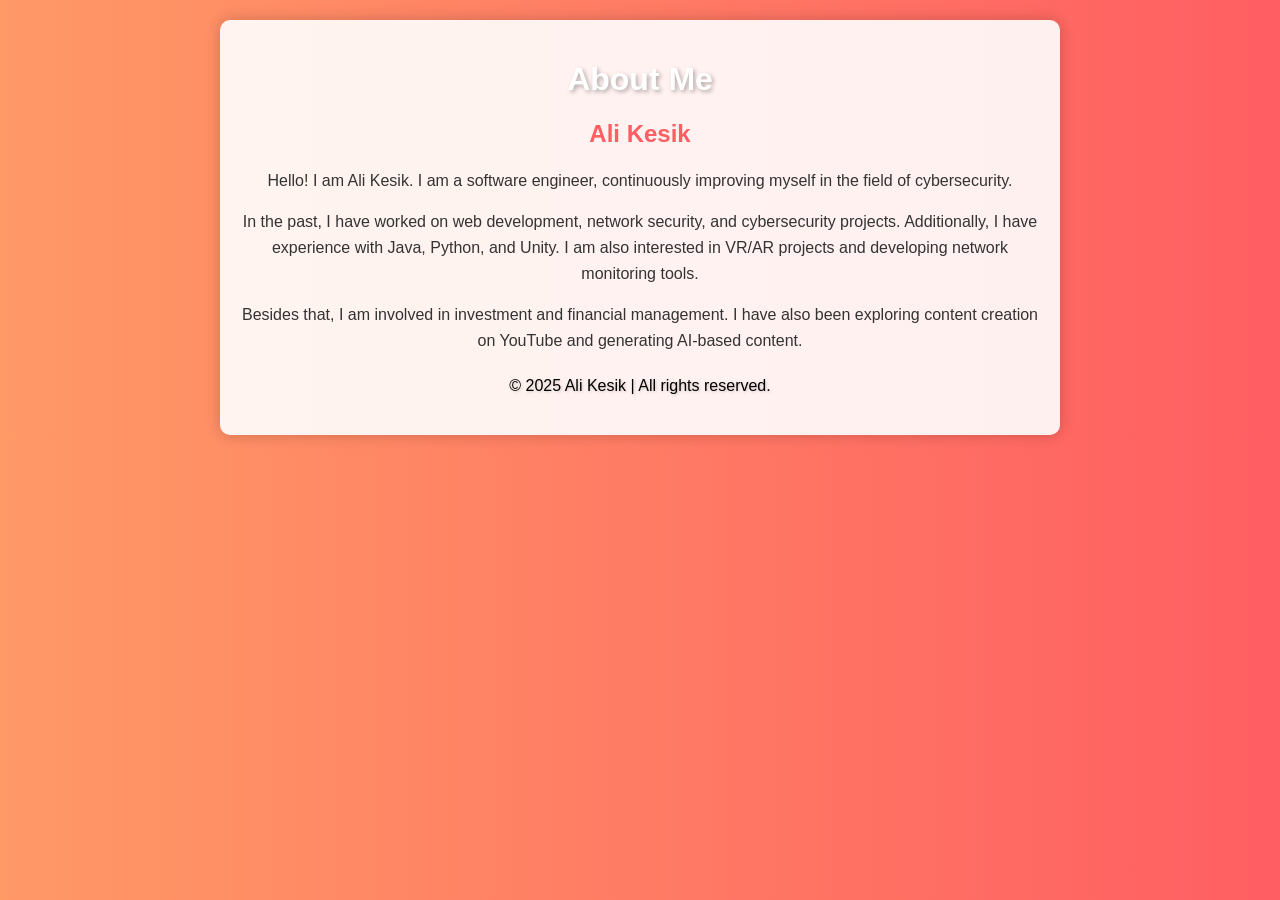
<file: index.html>
<!DOCTYPE html>
<html lang="en">
<head>
    <meta charset="UTF-8">
    <meta name="viewport" content="width=device-width, initial-scale=1.0">
    <title>About Me - Ali Kesik</title>
    <style>
        body {
            font-family: Arial, sans-serif;
            margin: 0;
            padding: 0;
            background: linear-gradient(to right, #ff9966, #ff5e62);
            text-align: center;
            color: white;
        }
        .container {
            max-width: 800px;
            margin: auto;
            background: rgba(255, 255, 255, 0.9);
            padding: 20px;
            box-shadow: 0 0 15px rgba(0, 0, 0, 0.2);
            border-radius: 10px;
            margin-top: 20px;
            color: #333;
        }
        .profile-pic {
            width: 150px;
            height: 150px;
            border-radius: 50%;
            margin-bottom: 15px;
            border: 4px solid #ff5e62;
        }
        header h1 {
            color: #fff;
            text-shadow: 2px 2px 4px rgba(0, 0, 0, 0.3);
        }
        h2 {
            color: #ff5e62;
        }
        footer {
            margin-top: 20px;
            font-size: 14px;
            color: #000000;
            text-shadow: 1px 1px 3px rgba(0, 0, 0, 0.2);
        }
        p {
            font-size: 16px;
            line-height: 1.6;
        }
    </style>
</head>
<body>
    <div class="container">
        <header>
            <h1>About Me</h1>
        </header>
        <section class="profile">
          
            <h2>Ali Kesik</h2>
            <p>Hello! I am Ali Kesik. I am a software engineer, continuously improving myself in the field of cybersecurity.</p>
            <p>In the past, I have worked on web development, network security, and cybersecurity projects. Additionally, I have experience with Java, Python, and Unity. I am also interested in VR/AR projects and developing network monitoring tools.</p>
            <p>Besides that, I am involved in investment and financial management. I have also been exploring content creation on YouTube and generating AI-based content.</p>
        </section>
        <footer>
            <p>&copy; 2025 Ali Kesik | All rights reserved.</p>
        </footer>
    </div>
</body>
</html>
</file>
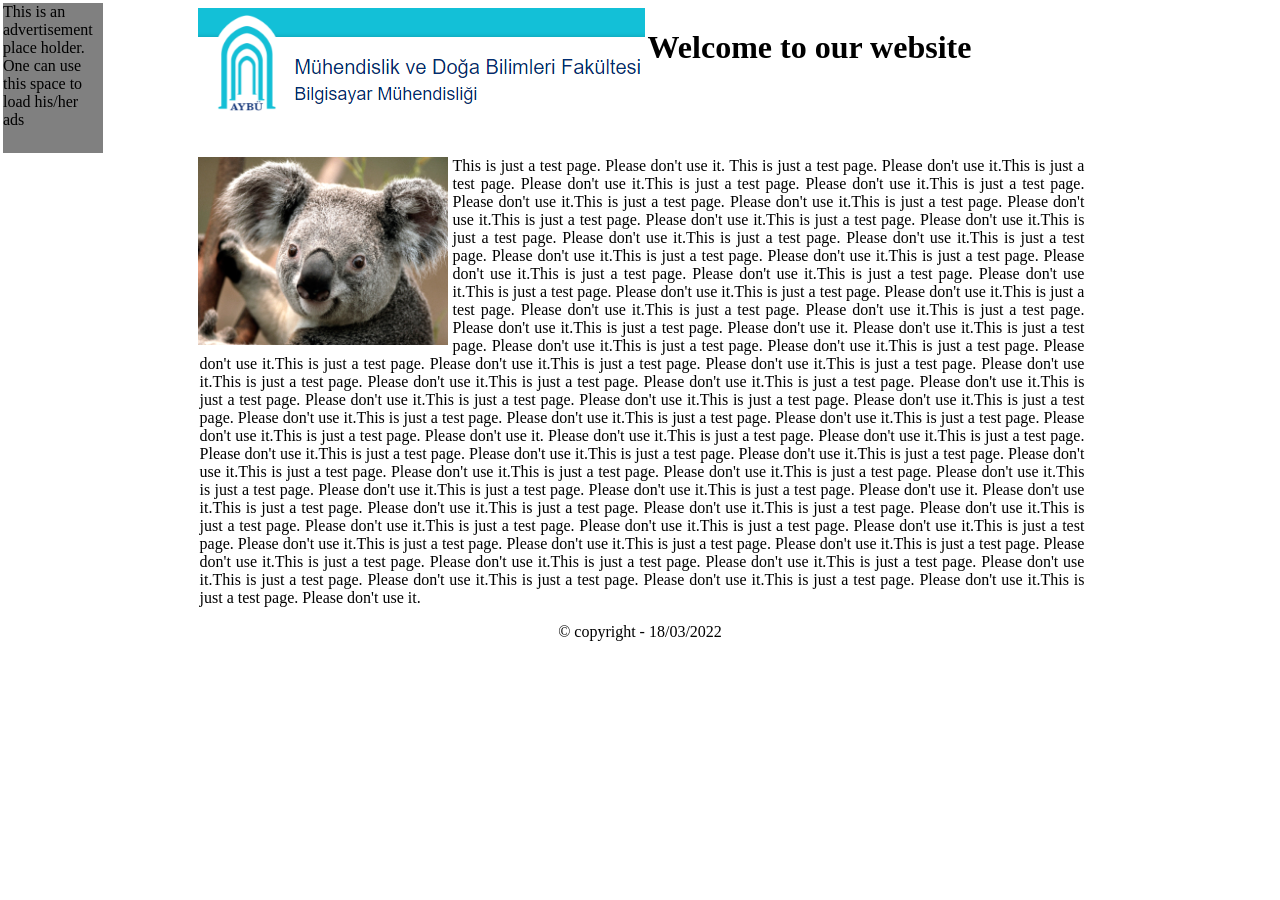
<file: Activity4/index.html>
<!DOCTYPE html>
<html>
<head>
	<title>Activity4 - Page Layout</title>
	<link rel="stylesheet" type="text/css" href="keskin-kesik.css">
</head>
<body>

<div class="header">
	<div class="logo">
		<img src="griffen.jpg"  alt="image"/>
	</div>
	<div class="title">
		<h1>Welcome to our website</h1>
	</div>
</div>
<div class="content">
	<div class="image" >
		<img id="koala" src="images.jpg" alt="image" />
	</div>
	<div class="main">
		This is just a test page. Please don't use it.
		This is just a test page. Please don't use it.This is just a test page.
		Please don't use it.This is just a test page. Please don't use it.This is just a test page.
		Please don't use it.This is just a test page. Please don't use it.This is just a test page.
		Please don't use it.This is just a test page. Please don't use it.This is just a test page.
		Please don't use it.This is just a test page. Please don't use it.This is just a test page. 
		Please don't use it.This is just a test page. Please don't use it.This is just a test page. 
		Please don't use it.This is just a test page. Please don't use it.This is just a test page. 
		Please don't use it.This is just a test page. Please don't use it.This is just a test page. 
		Please don't use it.This is just a test page. Please don't use it.This is just a test page.
		Please don't use it.This is just a test page. Please don't use it.This is just a test page.
		Please don't use it.This is just a test page. Please don't use it.
		Please don't use it.This is just a test page. Please don't use it.This is just a test page.
		Please don't use it.This is just a test page. Please don't use it.This is just a test page.
		Please don't use it.This is just a test page. Please don't use it.This is just a test page. 
		Please don't use it.This is just a test page. Please don't use it.This is just a test page. 
		Please don't use it.This is just a test page. Please don't use it.This is just a test page. 
		Please don't use it.This is just a test page. Please don't use it.This is just a test page. 
		Please don't use it.This is just a test page. Please don't use it.This is just a test page.
		Please don't use it.This is just a test page. Please don't use it.This is just a test page.
		Please don't use it.This is just a test page. Please don't use it.	Please don't use it.This is just a test page. Please don't use it.This is just a test page. 
		Please don't use it.This is just a test page. Please don't use it.This is just a test page. 
		Please don't use it.This is just a test page. Please don't use it.This is just a test page. 
		Please don't use it.This is just a test page. Please don't use it.This is just a test page.
		Please don't use it.This is just a test page. Please don't use it.This is just a test page.
		Please don't use it.This is just a test page. Please don't use it.
		Please don't use it.This is just a test page. Please don't use it.This is just a test page.
		Please don't use it.This is just a test page. Please don't use it.This is just a test page.
		Please don't use it.This is just a test page. Please don't use it.This is just a test page. 
		Please don't use it.This is just a test page. Please don't use it.This is just a test page. 
		Please don't use it.This is just a test page. Please don't use it.This is just a test page. 
		Please don't use it.This is just a test page. Please don't use it.This is just a test page. 
		Please don't use it.This is just a test page. Please don't use it.This is just a test page.
		Please don't use it.This is just a test page. Please don't use it.This is just a test page.
		Please don't use it.This is just a test page. Please don't use it.
	</div>
	
</div>
<div class="head">
	<p> &copy; copyright - 18/03/2022</p>
</div>
<div class="advertisement" >
	This is an advertisement place holder. One can use this space to load his/her ads
</div>


</body>
</html>
</file>
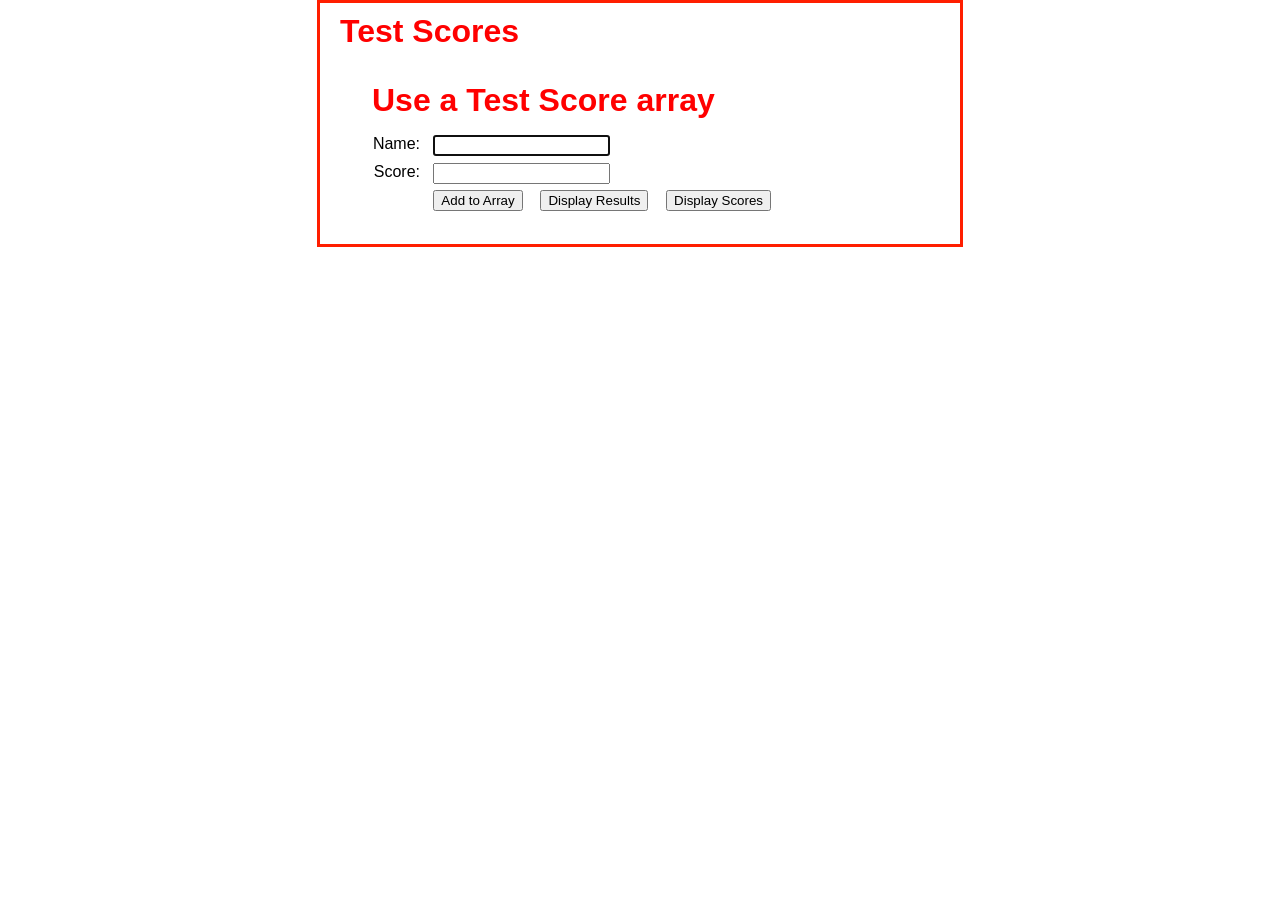
<file: Activity8/index.html>
<!DOCTYPE html>

<html lang="en">
	<head>
		<meta charset="utf-8">
		<title>Test Score Array</title>
		<link rel="stylesheet" href="kesikkeskin.css" />
		<script src="kesikkeskin.js"></script>
	</head>
<body>
    <header>
		<h1>Test Scores</h1>	
		<!-- For people who don't have JavaScript enabled-->
		<noscript>This web page requires JavaScript to be enabled on your browser.</noscript>
	</header>

	<main>
		<h1>Use a Test Score array</h1>
		
		<label for="name">Name:</label>
		<input type="text" id="name"><br>
			
		<label for="score">Score:</label>
		<input type="text" id="score"><br>
		
		<label>&nbsp;</label>
		<input type="button" id="add" value="Add to Array" >
		<input type="button" id="display_results" value="Display Results" >
		<input type="button" id="display_scores" value="Display Scores" ><br>
		
		<div id="results"></div>
		<table id="scores_table"></table>
	</main>
	
	

</body>
</html>
</file>
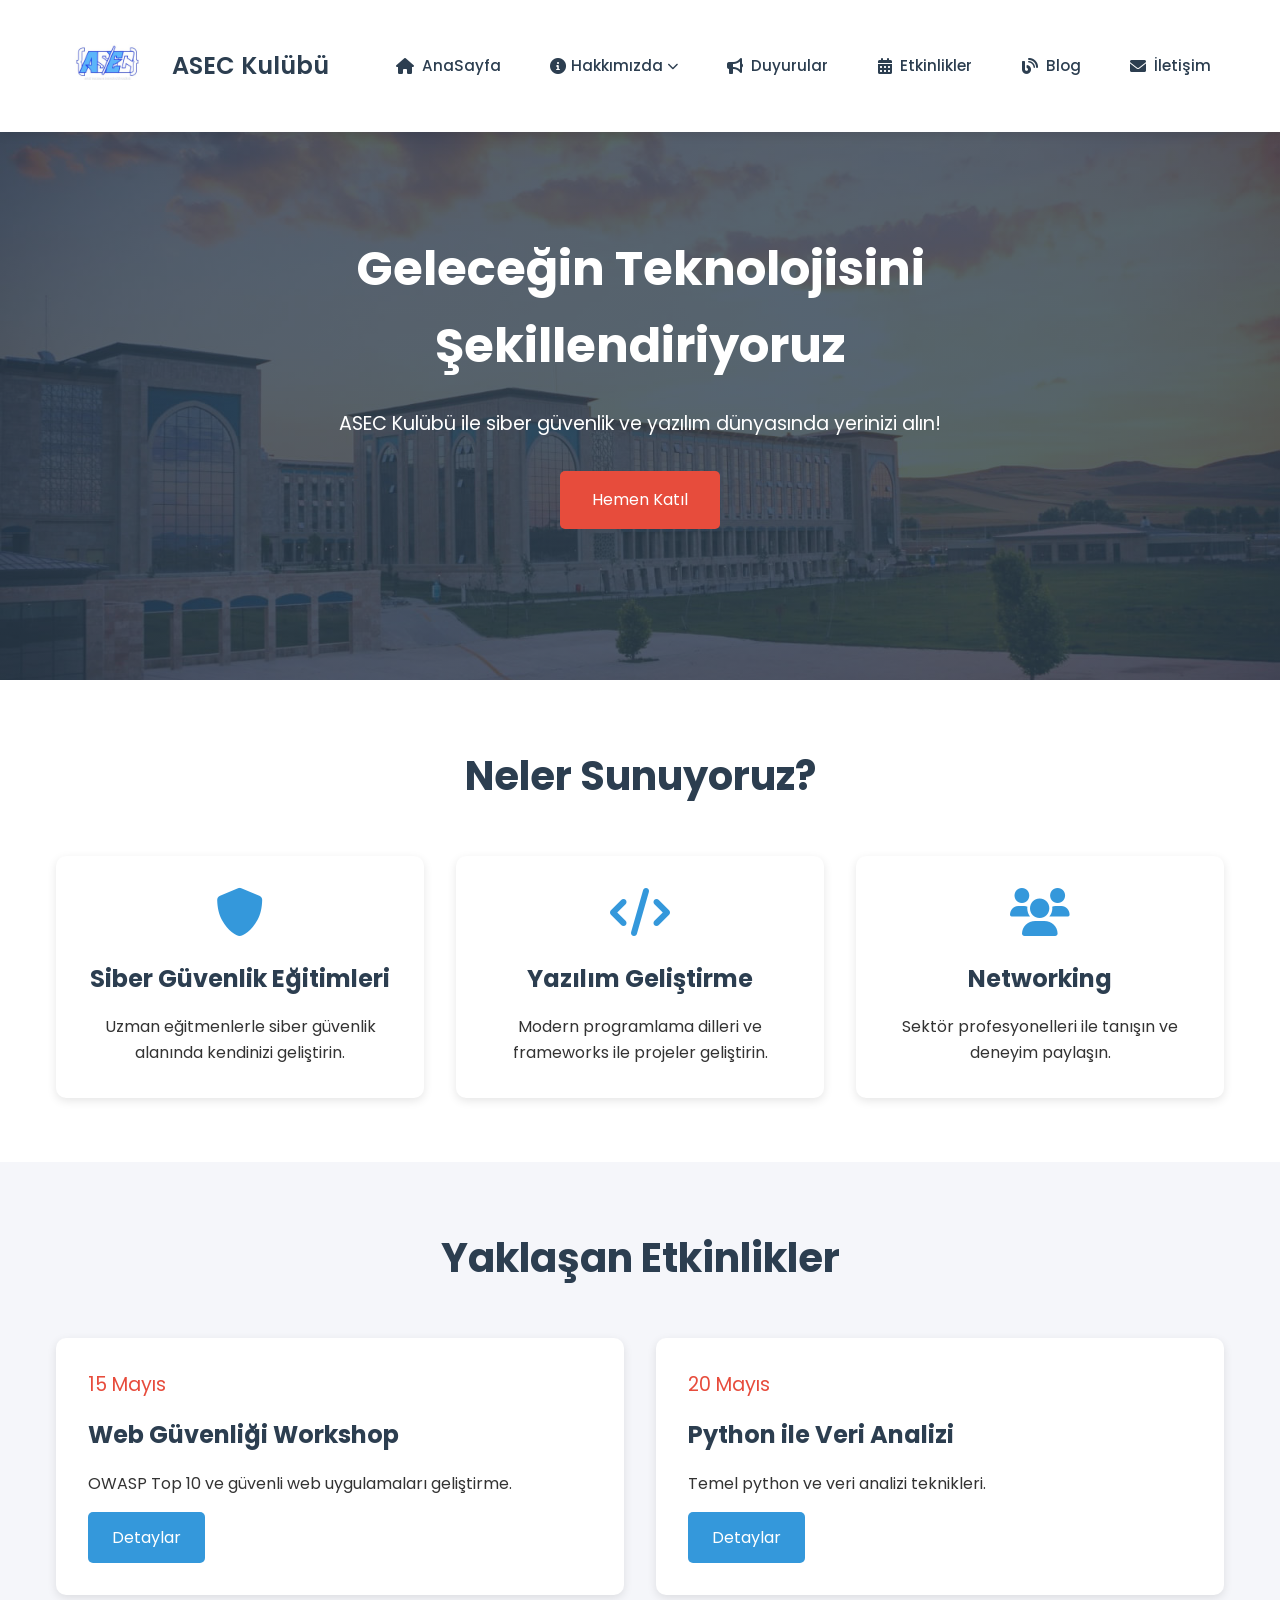
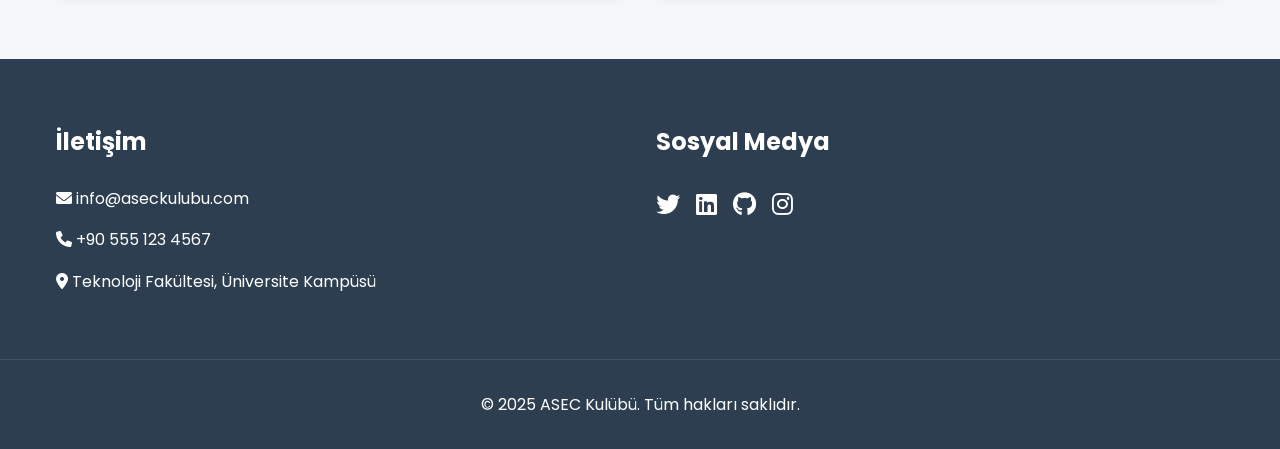
<file: asecweb/index.html>
<!DOCTYPE html>
<html lang="tr">
<head>
    <meta charset="UTF-8">
    <meta name="viewport" content="width=device-width, initial-scale=1.0">
    <title>ASEC Kulübü - Siber Güvenlik ve Yazılım Topluluğu</title>
    <link rel="stylesheet" href="style.css">
    <link rel="stylesheet" href="https://cdnjs.cloudflare.com/ajax/libs/font-awesome/6.0.0/css/all.min.css">
    <link href="https://fonts.googleapis.com/css2?family=Poppins:wght@300;400;500;600;700&display=swap" rel="stylesheet">
</head>
<body>
    <header>
        <div class="header-container">
            <div class="logo">
                <img src="fotograflar/logo.jpg" alt="ASEC Logo">
                <h1>ASEC Kulübü</h1>
            </div>
            <!--navbar-->
            <nav>
                <div class="mobile-menu">
                    <i class="fas fa-bars"></i>
                </div>
                <ul class="nav-links">
    <li><a href="index.html"><i class="fas fa-home"></i>AnaSayfa</a></li>
    <li class="dropdown">
        <a href="#"><i class="fas fa-info-circle"></i> Hakkımızda <i class="fas fa-chevron-down"></i></a>
        <ul class="dropdown-menu">
            <li><a href="hakkimizda.html">Kulüp Hakkında</a></li>
            <li><a href="takimlar.html"><i class="fas fa-users"></i> Takımlar</a></li>
            <li><a href="galeri.html"><i class="fas fa-images"></i> Galeri</a></li>
        </ul>
    </li>
    <li><a href="duyurular.html"><i class="fas fa-bullhorn"></i> Duyurular</a></li>
    <li><a href="etkinlikler.html"><i class="fas fa-calendar-alt"></i> Etkinlikler</a></li>
    <li><a href="blog.html"><i class="fas fa-blog"></i> Blog</a></li>
    <li><a href="iletisim.html"><i class="fas fa-envelope"></i> İletişim</a></li>
</ul>
            </nav>
        </div>
    </header>
    
    <main>
        <section class="hero">
            <div class="hero-content">
                <h2>Geleceğin Teknolojisini Şekillendiriyoruz</h2>
                <p>ASEC Kulübü ile siber güvenlik ve yazılım dünyasında yerinizi alın!</p>
                <a href="kayit.html" class="cta-button">Hemen Katıl</a>
            </div>
        </section>
        <!--neler sunuyoruz kısmı-->
        <section class="features">
            <h2>Neler Sunuyoruz?</h2>
            <div class="features-grid">
                <div class="feature-card">
                    <i class="fas fa-shield-alt"></i>
                    <h3>Siber Güvenlik Eğitimleri</h3>
                    <p>Uzman eğitmenlerle siber güvenlik alanında kendinizi geliştirin.</p>
                </div>
                <div class="feature-card">
                    <i class="fas fa-code"></i>
                    <h3>Yazılım Geliştirme</h3>
                    <p>Modern programlama dilleri ve frameworks ile projeler geliştirin.</p>
                </div>
                <div class="feature-card">
                    <i class="fas fa-users"></i>
                    <h3>Networking</h3>
                    <p>Sektör profesyonelleri ile tanışın ve deneyim paylaşın.</p>
                </div>
            </div>
        </section>
        <!--yaklaşan etkinlikler-->
        <section class="upcoming-events">
            <h2>Yaklaşan Etkinlikler</h2>
            <div class="events-slider">
                <div class="event-card">
                    <div class="event-date">15 Mayıs</div>
                    <h3>Web Güvenliği Workshop</h3>
                    <p>OWASP Top 10 ve güvenli web uygulamaları geliştirme.</p>
                    <a href="etkinlikler.html" class="event-button">Detaylar</a>
                </div>
                <div class="event-card">
                    <div class="event-date">20 Mayıs</div>
                    <h3>Python ile Veri Analizi</h3>
                    <p>Temel python ve veri analizi teknikleri.</p>
                    <a href="etkinlikler.html" class="event-button">Detaylar</a>
                </div>
            </div>
        </section>
    </main>
    <!--footer-->
    <footer>
        <div class="footer-content">
            <div class="footer-section">
                <h3>İletişim</h3>
                <p><i class="fas fa-envelope"></i> info@aseckulubu.com</p>
                <p><i class="fas fa-phone"></i> +90 555 123 4567</p>
                <p><i class="fas fa-map-marker-alt"></i> Teknoloji Fakültesi, Üniversite Kampüsü</p>
            </div>
            <div class="footer-section">
                <h3>Sosyal Medya</h3>
                <div class="social-links">
                    <a href="#"><i class="fab fa-twitter"></i></a>
                    <a href="#"><i class="fab fa-linkedin"></i></a>
                    <a href="#"><i class="fab fa-github"></i></a>
                    <a href="#"><i class="fab fa-instagram"></i></a>
                </div>
            </div>
        </div>
        <div class="footer-bottom">
            <p>&copy; 2025 ASEC Kulübü. Tüm hakları saklıdır.</p>
        </div>
    </footer>

    <script src="script.js"></script>
</body>
</html>
</file>
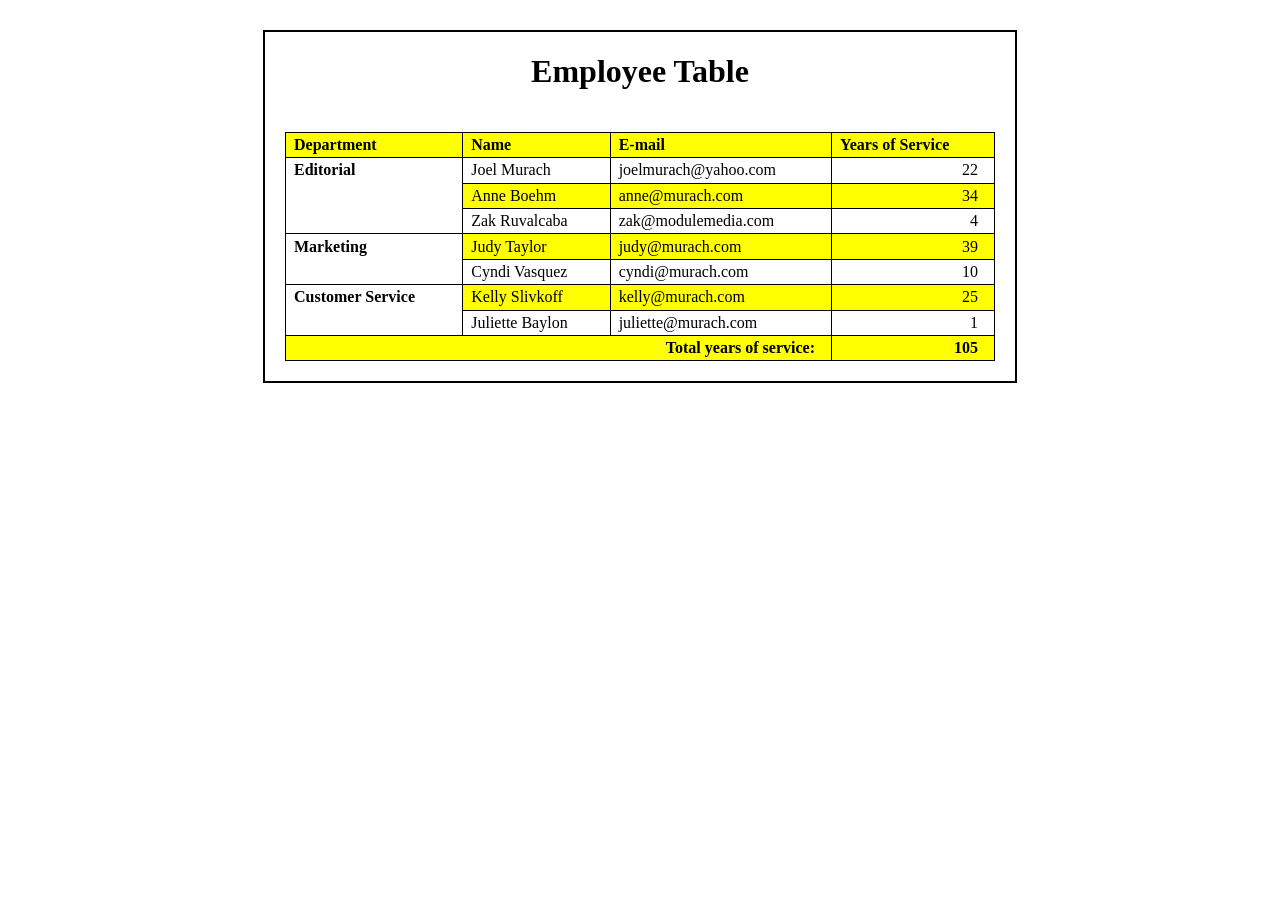
<file: in_class_activity3/index.html>
<!DOCTYPE html>

<html lang="en">
	<head>
		<title>Employee table</title>
		<meta name="description" content="CENG311 Activity">
		<meta charset="UTF-8">
		<link rel="stylesheet" type="text/css" href="CENG311_kesik_tatlı_21050911014_21050911035.css">
	

<body>
	<h1>Employee Table</h1>
	<table>
		<thead>
			<tr>
				<th>Department</th>
				<th>Name</th>
				<th>E-mail</th>
				<th >Years of Service</th>
			</tr>
		</thead>
		<tbody>
			<tr>
				<td rowspan="3" style="font-weight: bold; vertical-align: top;" >Editorial</td>
				<td>Joel Murach</td>
				<td>joelmurach@yahoo.com</td>
				<td class="right">22</td>
			</tr>
			<tr>
				<td>Anne Boehm</td>
				<td>anne@murach.com</td>
				<td class="right">34</td>
			</tr>
			<tr>
				<td>Zak Ruvalcaba</td>
				<td>zak@modulemedia.com</td>
				<td class="right">4</td>
			</tr>
			
			<tr>
				<td rowspan="2" style="background-color: white; font-weight: bold; vertical-align: top">Marketing</td>
				<td>Judy Taylor</td>
				<td>judy@murach.com</td>
				<td class="right">39</td>
			</tr>
			<tr>
				<td>Cyndi Vasquez</td>
				<td>cyndi@murach.com</td>
				<td class="right">10</td>
			</tr>
			<tr>
				<td rowspan="2" style="background-color: white; font-weight: bold; vertical-align: top" >Customer Service</td>
				<td>Kelly Slivkoff</td>
				<td>kelly@murach.com</td>
				<td class="right">25</td>
			</tr>
			<tr>
				<td>Juliette Baylon</td>
				<td>juliette@murach.com</td>
				<td class="right">1</td>
			</tr>
			<tr>
				<td colspan="3" style="font-weight: bold;">
					Total years of service:
				</td>
				<td style="font-weight: bold;">
					105	
				</td>
			</tr>
		</tbody>
		
	</table>

</body>
</html>
</file>
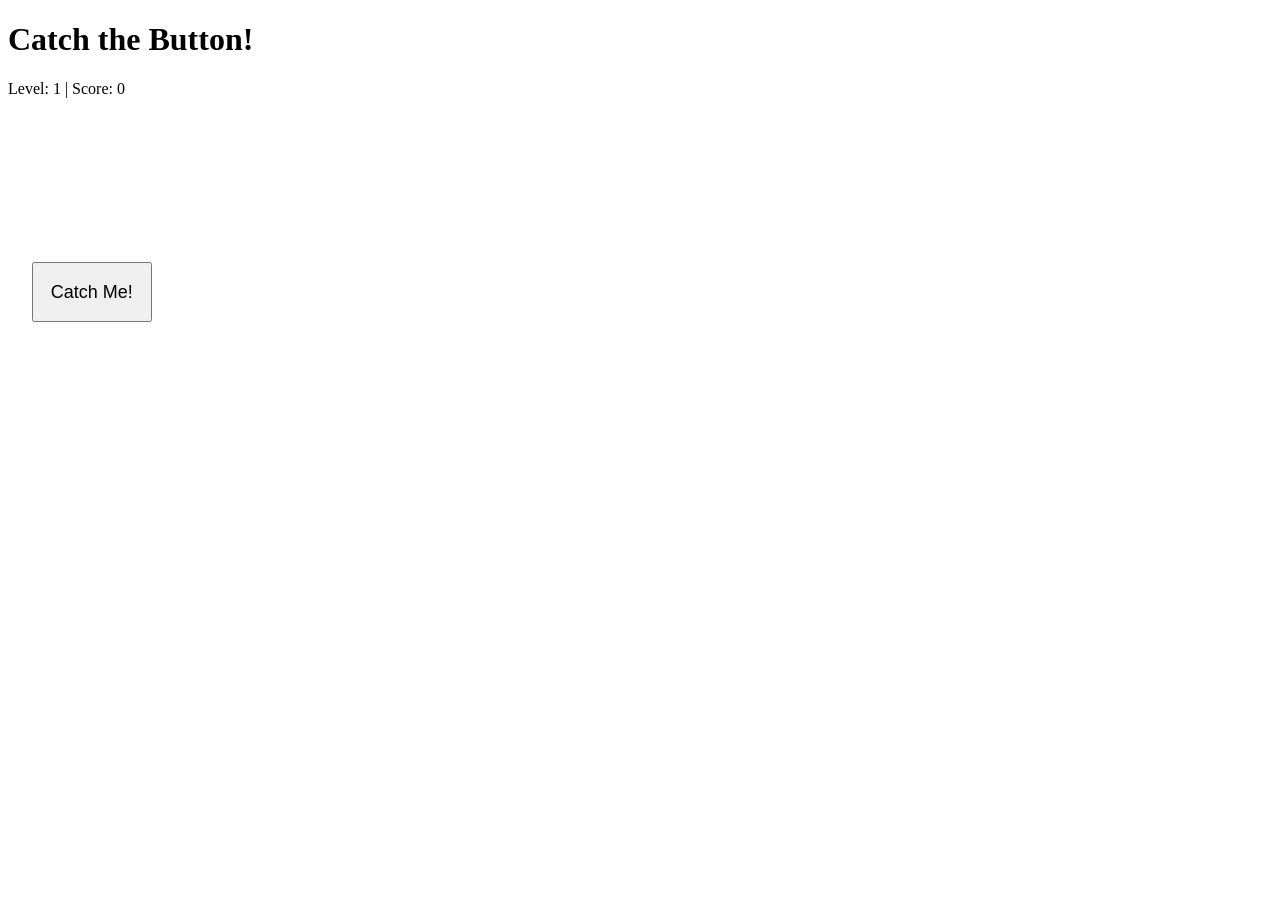
<file: inclassactivity7/index.html>
<!DOCTYPE html>
<html lang="en">
<head>
  <meta charset="UTF-8">
  <title>Catch Me Game</title>
</head>
<body>
  <h1>Catch the Button!</h1>
  <p>Level: <span id="level">1</span> | Score: <span id="score">0</span></p>
  <button id="catchMe" style="position: absolute; width:120px; height: 60px;font-size:18px;">Catch Me!</button>

  <script src="script.js">
  </script>
</body>
</html>
</file>
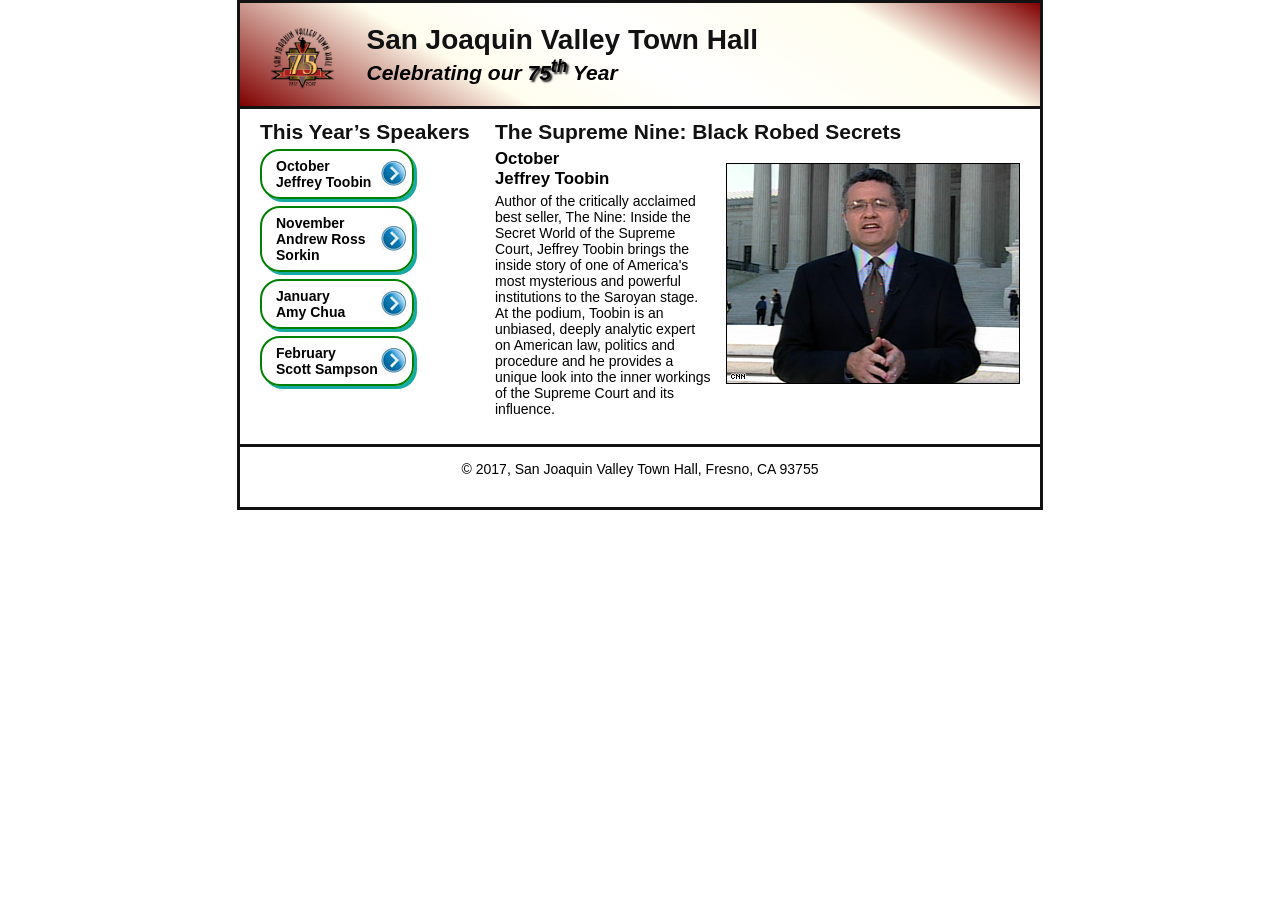
<file: kesik_keskin_inclass11/index.html>
<!DOCTYPE html>
<html lang="en">

<head>
	<meta charset="utf-8">
	<title>Load Speaker Files</title>
	<link rel="stylesheet" href="Activity11.css">
    <script src="https://code.jquery.com/jquery-3.1.1.min.js"></script>
    <script src="Activity11.js"></script>
</head>

<body>
	<header>
		<img src="images/town_hall_logo.gif" alt="Town Hall logo" height="80">
		<h1><a id="top">San Joaquin Valley Town Hall</a></h1>
		<h2>Celebrating our <span class="shadow">75<sup>th</sup></span> Year</h2>
	</header>
	<main>
		<h1>The Supreme Nine: Black Robed Secrets</h1>
		<img src="images/toobin_court.jpg">
		<h2>October<br>Jeffrey Toobin</h2>
		<p>Author of the critically acclaimed best seller, The Nine: Inside the 
			Secret World of the Supreme Court, Jeffrey Toobin brings the inside 
			story of one of America's most mysterious and powerful institutions to 
			the Saroyan stage. At the podium, Toobin is an unbiased, deeply analytic 
			expert on American law, politics and procedure and he provides a unique 
			look into the inner workings of the Supreme Court and its influence.</p>	
	</main>
	<aside>
		<h1 id="speakers">This Year&rsquo;s Speakers</h1>
		<nav id="nav_list">
			<ul>
				<li><a href="#" title="toobin">October<br>Jeffrey Toobin</a></li>
				<li><a href="#" title="sorkin">November<br>Andrew Ross Sorkin</a></li>
				<li><a href="#" title="chua">January<br>Amy Chua</a></li>
				<li><a href="#" title="sampson">February<br>Scott Sampson</a></li>
			</ul>
		</nav>
	</aside>

	<footer>
		<p>&copy; 2017, San Joaquin Valley Town Hall, Fresno, CA 93755</p>
		<br/>
	</footer>
</body>
</html>
</file>
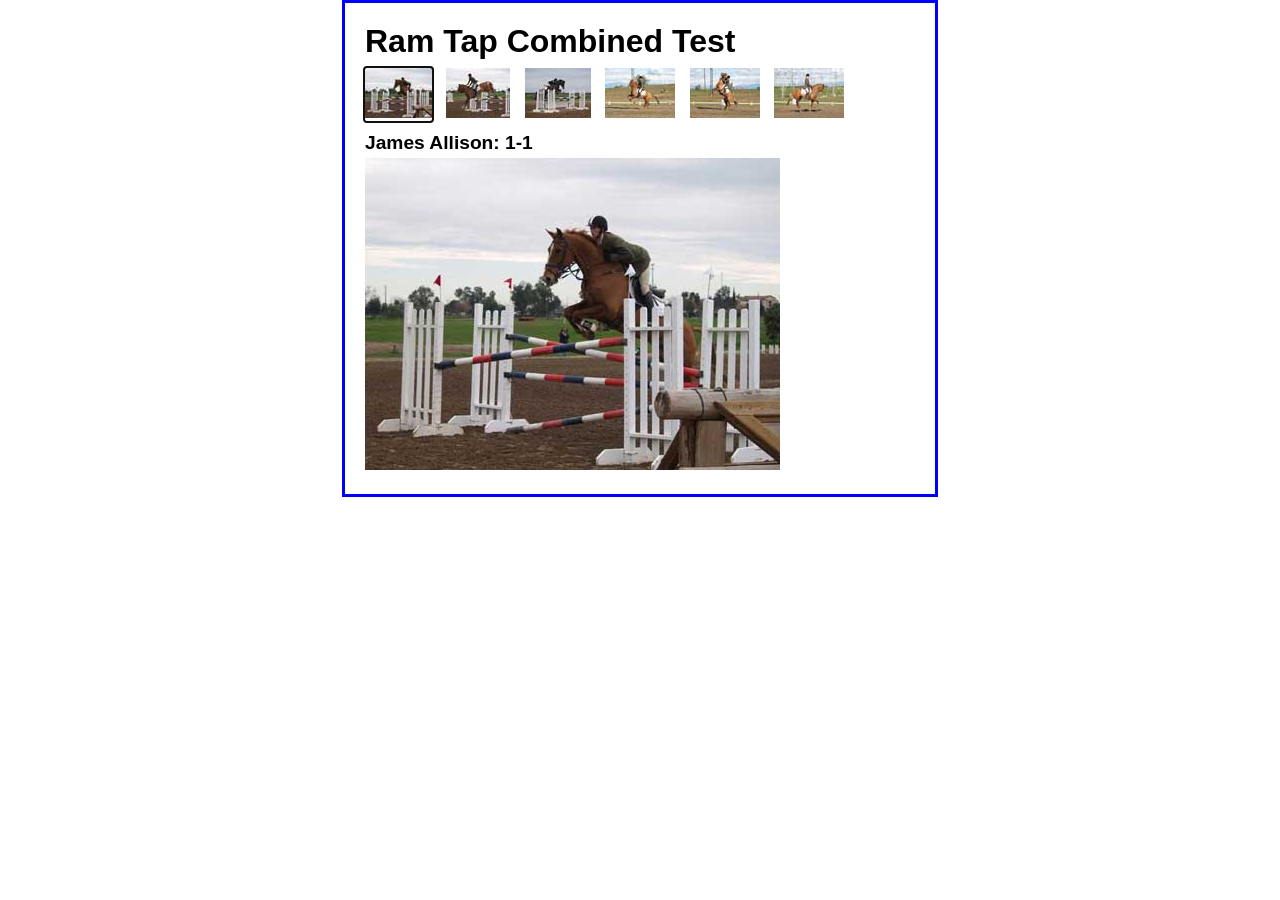
<file: kesikkeskinactivity9/index.html>
<!DOCTYPE HTML>
<html lang="en">

<head>
	<meta charset="UTF-8">
    <title>Image Swap</title>
	<link rel="stylesheet" href="Activity9.css" />
	<script src="jquery.js"></script>
    <script src="Activity9.js"></script>
</head>

<body>
	<main>
		<h1>Ram Tap Combined Test</h1>
	    <ul id="image_list">
	        <li><a href="images/h1.jpg" title="James Allison: 1-1">
	        	<img src="thumbnails/t1.jpg" alt=""></a></li>
	        <li><a href="images/h2.jpg" title="James Allison: 1-2">
	        	<img src="thumbnails/t2.jpg" alt=""></a></li>
	        <li><a href="images/h3.jpg" title="James Allison: 1-3">
	        	<img src="thumbnails/t3.jpg" alt=""></a></li>
	        <li><a href="images/h4.jpg" title="James Allison: 1-4">
	        	<img src="thumbnails/t4.jpg" alt=""></a></li>
	        <li><a href="images/h5.jpg" title="James Allison: 1-5">
	        	<img src="thumbnails/t5.jpg" alt=""></a></li>
	        <li><a href="images/h6.jpg" title="James Allison: 1-6">
	        	<img src="thumbnails/t6.jpg" alt=""></a></li>
	    </ul>
	    <h2 id="caption">James Allison: 1-1</h2>               
	    <p><img src="images/h1.jpg" alt="" id="image"></p>
	</main>	
	
</body>
</html>
</file>
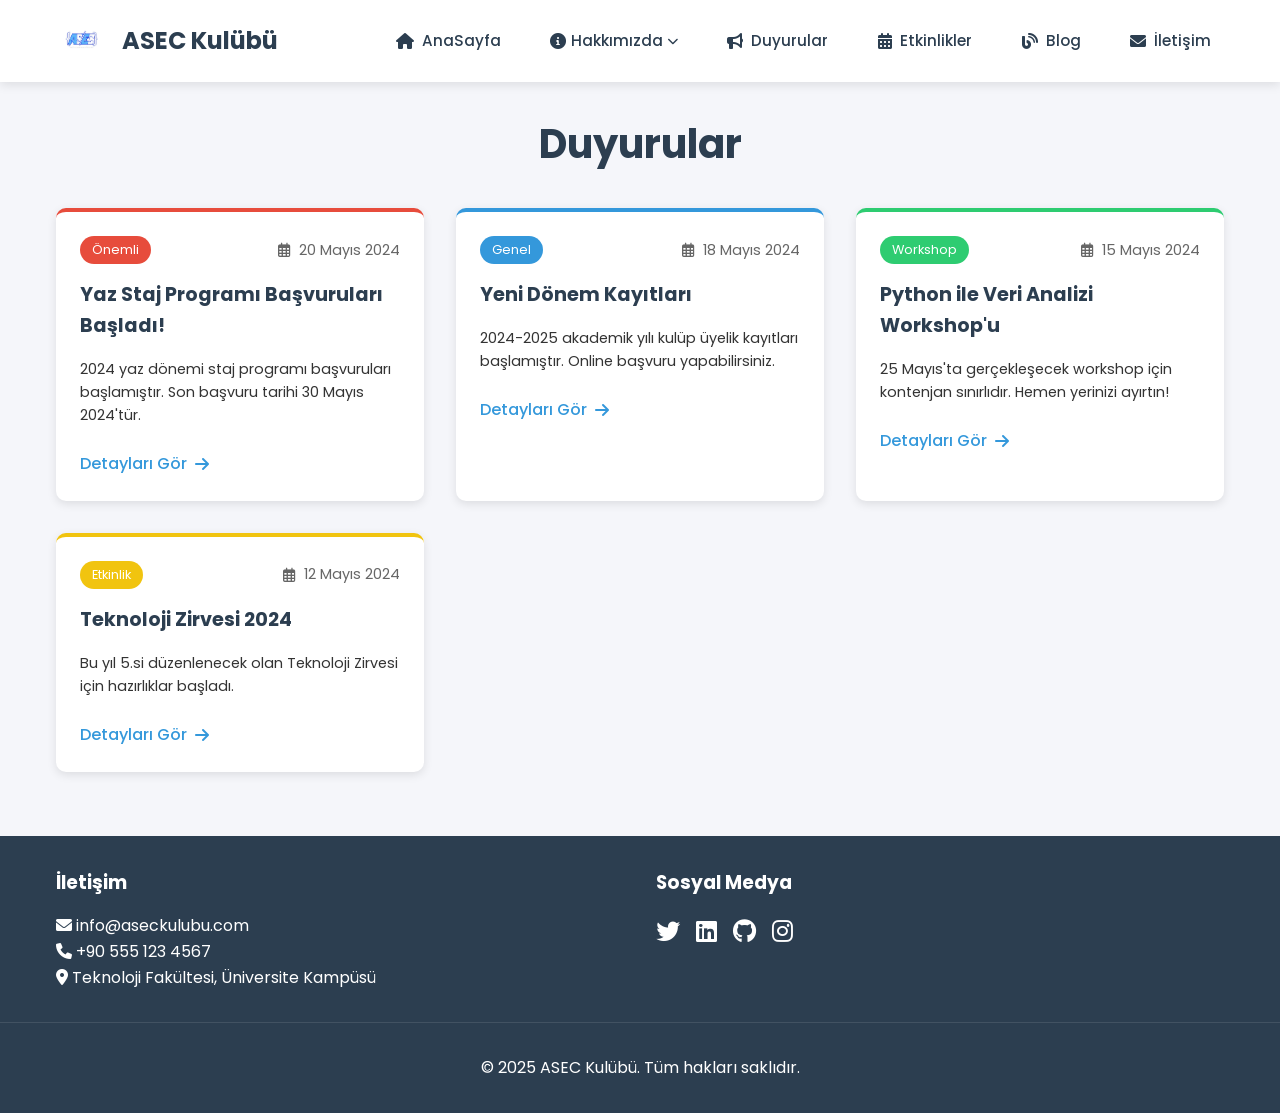
<file: asecweb/duyurular.html>
<!DOCTYPE html>
<html lang="tr">
<head>
    <meta charset="UTF-8">
    <meta name="viewport" content="width=device-width, initial-scale=1.0">
    <title>Duyurular - ASEC Kulübü</title>
    <link rel="stylesheet" href="duyurular.css">
    <link rel="stylesheet" href="https://cdnjs.cloudflare.com/ajax/libs/font-awesome/6.0.0/css/all.min.css">
    <link href="https://fonts.googleapis.com/css2?family=Poppins:wght@300;400;500;600;700&display=swap" rel="stylesheet">
</head>
<body>
    <header>
        <div class="header-container">
            <div class="logo">
                <img src="fotograflar/logo.jpg" alt="ASEC Logo">
                <h1>ASEC Kulübü</h1>
            </div>
            <nav>
                <div class="mobile-menu">
                    <i class="fas fa-bars"></i>
                </div>
                <ul class="nav-links">
    <li><a href="index.html"><i class="fas fa-home"></i>AnaSayfa</a></li>
    <li class="dropdown">
        <a href="#"><i class="fas fa-info-circle"></i> Hakkımızda <i class="fas fa-chevron-down"></i></a>
        <ul class="dropdown-menu">
            <li><a href="hakkimizda.html">Kulüp Hakkında</a></li>
            <li><a href="takimlar.html"><i class="fas fa-users"></i> Takımlar</a></li>
            <li><a href="galeri.html"><i class="fas fa-images"></i> Galeri</a></li>
        </ul>
    </li>
    <li><a href="duyurular.html"><i class="fas fa-bullhorn"></i> Duyurular</a></li>
    <li><a href="etkinlikler.html"><i class="fas fa-calendar-alt"></i> Etkinlikler</a></li>
    <li><a href="blog.html"><i class="fas fa-blog"></i> Blog</a></li>
    <li><a href="iletisim.html"><i class="fas fa-envelope"></i> İletişim</a></li>
</ul>
            </nav>
        </div>
    </header>

    <main>
        <div class="announcements-container">
            <h2 class="page-title">Duyurular</h2>
            
            <div class="announcements-grid">
                <!-- Önemli Duyuru -->
                <div class="announcement-card important">
                    <div class="announcement-header">
                        <span class="badge">Önemli</span>
                        <span class="date"><i class="far fa-calendar-alt"></i> 20 Mayıs 2024</span>
                    </div>
                    <h3>Yaz Staj Programı Başvuruları Başladı!</h3>
                    <p>2024 yaz dönemi staj programı başvuruları başlamıştır. Son başvuru tarihi 30 Mayıs 2024'tür.</p>
                    <a href="#" class="read-more">Detayları Gör <i class="fas fa-arrow-right"></i></a>
                </div>

                <!-- Normal Duyuru -->
                <div class="announcement-card">
                    <div class="announcement-header">
                        <span class="badge">Genel</span>
                        <span class="date"><i class="far fa-calendar-alt"></i> 18 Mayıs 2024</span>
                    </div>
                    <h3>Yeni Dönem Kayıtları</h3>
                    <p>2024-2025 akademik yılı kulüp üyelik kayıtları başlamıştır. Online başvuru yapabilirsiniz.</p>
                    <a href="#" class="read-more">Detayları Gör <i class="fas fa-arrow-right"></i></a>
                </div>

                <!-- Workshop Duyurusu -->
                <div class="announcement-card workshop">
                    <div class="announcement-header">
                        <span class="badge">Workshop</span>
                        <span class="date"><i class="far fa-calendar-alt"></i> 15 Mayıs 2024</span>
                    </div>
                    <h3>Python ile Veri Analizi Workshop'u</h3>
                    <p>25 Mayıs'ta gerçekleşecek workshop için kontenjan sınırlıdır. Hemen yerinizi ayırtın!</p>
                    <a href="#" class="read-more">Detayları Gör <i class="fas fa-arrow-right"></i></a>
                </div>

                <!-- Etkinlik Duyurusu -->
                <div class="announcement-card event">
                    <div class="announcement-header">
                        <span class="badge">Etkinlik</span>
                        <span class="date"><i class="far fa-calendar-alt"></i> 12 Mayıs 2024</span>
                    </div>
                    <h3>Teknoloji Zirvesi 2024</h3>
                    <p>Bu yıl 5.si düzenlenecek olan Teknoloji Zirvesi için hazırlıklar başladı.</p>
                    <a href="#" class="read-more">Detayları Gör <i class="fas fa-arrow-right"></i></a>
                </div>
            </div>
        </div>
    </main>

    <footer>
        <div class="footer-content">
            <div class="footer-section">
                <h3>İletişim</h3>
                <p><i class="fas fa-envelope"></i> info@aseckulubu.com</p>
                <p><i class="fas fa-phone"></i> +90 555 123 4567</p>
                <p><i class="fas fa-map-marker-alt"></i> Teknoloji Fakültesi, Üniversite Kampüsü</p>
            </div>
            <div class="footer-section">
                <h3>Sosyal Medya</h3>
                <div class="social-links">
                    <a href="#"><i class="fab fa-twitter"></i></a>
                    <a href="#"><i class="fab fa-linkedin"></i></a>
                    <a href="#"><i class="fab fa-github"></i></a>
                    <a href="#"><i class="fab fa-instagram"></i></a>
                </div>
            </div>
        </div>
        <div class="footer-bottom">
            <p>&copy; 2025 ASEC Kulübü. Tüm hakları saklıdır.</p>
        </div>
    </footer>

    <script src="script.js"></script>
</body>
</html>
</file>
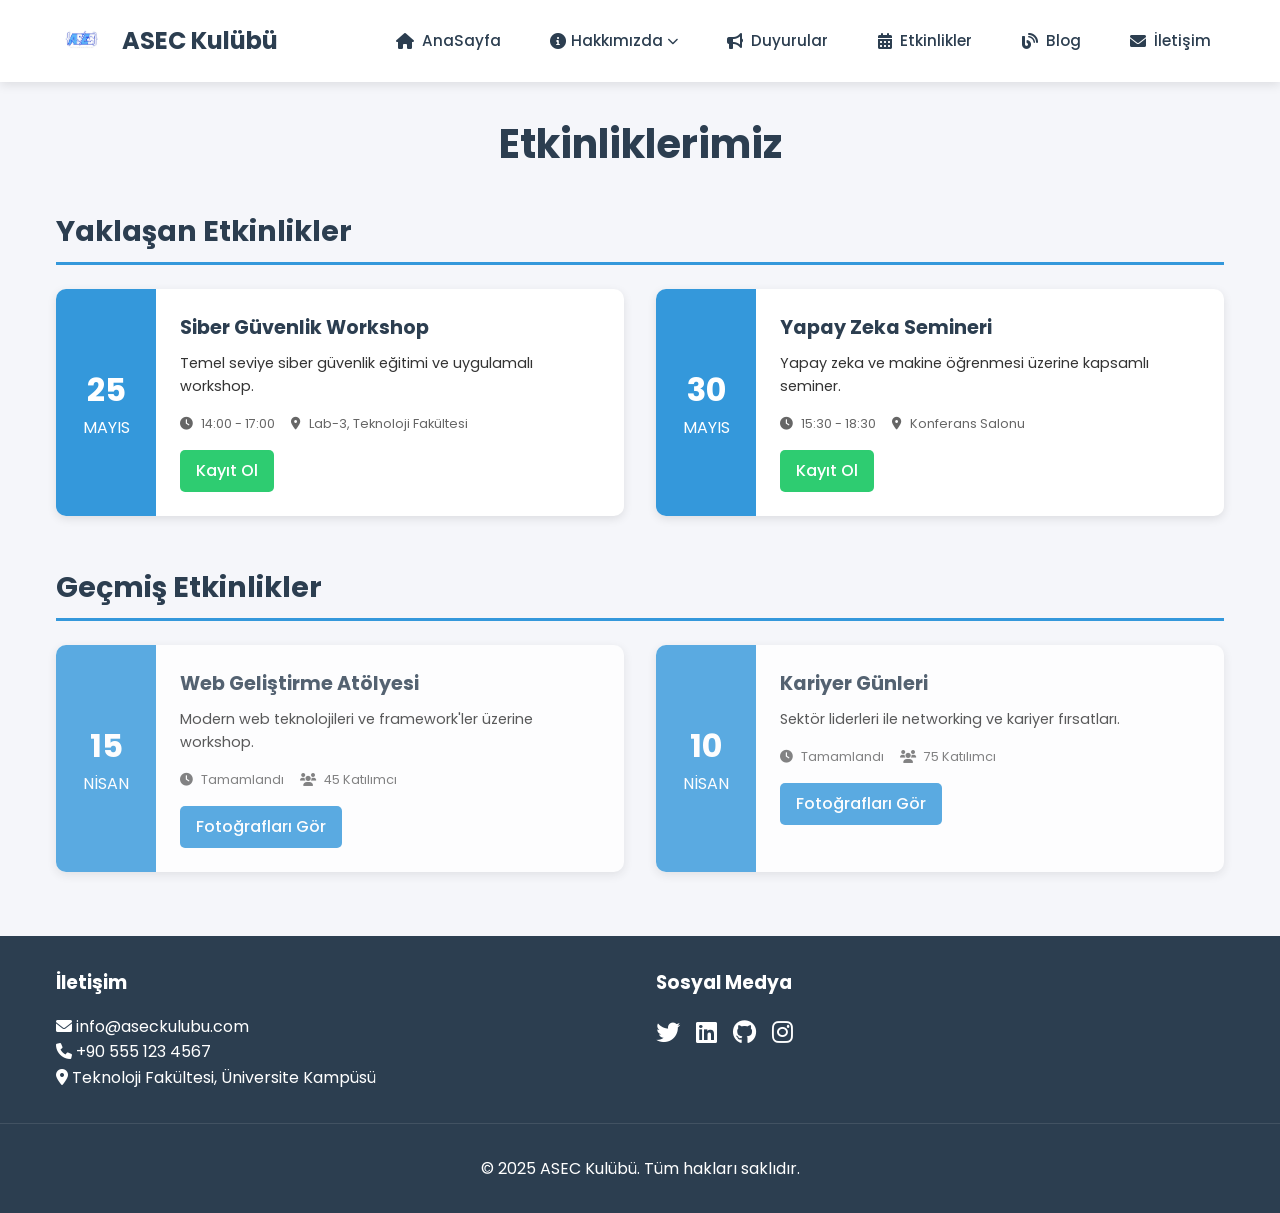
<file: asecweb/etkinlikler.html>
<!DOCTYPE html>
<html lang="tr">
<head>
    <meta charset="UTF-8">
    <meta name="viewport" content="width=device-width, initial-scale=1.0">
    <title>Etkinlikler - ASEC Kulübü</title>
    <link rel="stylesheet" href="etkinlikler.css">
    <link rel="stylesheet" href="https://cdnjs.cloudflare.com/ajax/libs/font-awesome/6.0.0/css/all.min.css">
    <link href="https://fonts.googleapis.com/css2?family=Poppins:wght@300;400;500;600;700&display=swap" rel="stylesheet">
</head>
<body>
    <header>
        <div class="header-container">
            <div class="logo">
                <img src="fotograflar/logo.jpg" alt="ASEC Logo">
                <h1>ASEC Kulübü</h1>
            </div>
            <nav>
                <div class="mobile-menu">
                    <i class="fas fa-bars"></i>
                </div>
                <ul class="nav-links">
    <li><a href="index.html"><i class="fas fa-home"></i>AnaSayfa</a></li>
    <li class="dropdown">
        <a href="#"><i class="fas fa-info-circle"></i> Hakkımızda <i class="fas fa-chevron-down"></i></a>
        <ul class="dropdown-menu">
            <li><a href="hakkimizda.html">Kulüp Hakkında</a></li>
            <li><a href="takimlar.html"><i class="fas fa-users"></i> Takımlar</a></li>
            <li><a href="galeri.html"><i class="fas fa-images"></i> Galeri</a></li>
        </ul>
    </li>
    <li><a href="duyurular.html"><i class="fas fa-bullhorn"></i> Duyurular</a></li>
    <li><a href="etkinlikler.html"><i class="fas fa-calendar-alt"></i> Etkinlikler</a></li>
    <li><a href="blog.html"><i class="fas fa-blog"></i> Blog</a></li>
    <li><a href="iletisim.html"><i class="fas fa-envelope"></i> İletişim</a></li>
</ul>
            </nav>
        </div>
    </header>

    <main>
        <div class="events-container">
            <h2 class="page-title">Etkinliklerimiz</h2>
            
            <!-- Yaklaşan Etkinlikler -->
            <section class="events-section">
                <h3 class="section-title">Yaklaşan Etkinlikler</h3>
                <div class="events-grid">
                    <div class="event-card upcoming">
                        <div class="event-date">
                            <span class="day">25</span>
                            <span class="month">Mayıs</span>
                        </div>
                        <div class="event-details">
                            <h4>Siber Güvenlik Workshop</h4>
                            <p class="event-description">Temel seviye siber güvenlik eğitimi ve uygulamalı workshop.</p>
                            <div class="event-info">
                                <span><i class="fas fa-clock"></i> 14:00 - 17:00</span>
                                <span><i class="fas fa-map-marker-alt"></i> Lab-3, Teknoloji Fakültesi</span>
                            </div>
                            <a href="#" class="register-btn">Kayıt Ol</a>
                        </div>
                    </div>

                    <div class="event-card upcoming">
                        <div class="event-date">
                            <span class="day">30</span>
                            <span class="month">Mayıs</span>
                        </div>
                        <div class="event-details">
                            <h4>Yapay Zeka Semineri</h4>
                            <p class="event-description">Yapay zeka ve makine öğrenmesi üzerine kapsamlı seminer.</p>
                            <div class="event-info">
                                <span><i class="fas fa-clock"></i> 15:30 - 18:30</span>
                                <span><i class="fas fa-map-marker-alt"></i> Konferans Salonu</span>
                            </div>
                            <a href="#" class="register-btn">Kayıt Ol</a>
                        </div>
                    </div>
                </div>
            </section>

            <!-- Geçmiş Etkinlikler -->
            <section class="events-section past-events">
                <h3 class="section-title">Geçmiş Etkinlikler</h3>
                <div class="events-grid">
                    <div class="event-card past">
                        <div class="event-date">
                            <span class="day">15</span>
                            <span class="month">Nisan</span>
                        </div>
                        <div class="event-details">
                            <h4>Web Geliştirme Atölyesi</h4>
                            <p class="event-description">Modern web teknolojileri ve framework'ler üzerine workshop.</p>
                            <div class="event-info">
                                <span><i class="fas fa-clock"></i> Tamamlandı</span>
                                <span><i class="fas fa-users"></i> 45 Katılımcı</span>
                            </div>
                            <a href="#" class="view-photos-btn">Fotoğrafları Gör</a>
                        </div>
                    </div>

                    <div class="event-card past">
                        <div class="event-date">
                            <span class="day">10</span>
                            <span class="month">Nisan</span>
                        </div>
                        <div class="event-details">
                            <h4>Kariyer Günleri</h4>
                            <p class="event-description">Sektör liderleri ile networking ve kariyer fırsatları.</p>
                            <div class="event-info">
                                <span><i class="fas fa-clock"></i> Tamamlandı</span>
                                <span><i class="fas fa-users"></i> 75 Katılımcı</span>
                            </div>
                            <a href="#" class="view-photos-btn">Fotoğrafları Gör</a>
                        </div>
                    </div>
                </div>
            </section>
        </div>
    </main>

    <footer>
        <div class="footer-content">
            <div class="footer-section">
                <h3>İletişim</h3>
                <p><i class="fas fa-envelope"></i> info@aseckulubu.com</p>
                <p><i class="fas fa-phone"></i> +90 555 123 4567</p>
                <p><i class="fas fa-map-marker-alt"></i> Teknoloji Fakültesi, Üniversite Kampüsü</p>
            </div>
            <div class="footer-section">
                <h3>Sosyal Medya</h3>
                <div class="social-links">
                    <a href="#"><i class="fab fa-twitter"></i></a>
                    <a href="#"><i class="fab fa-linkedin"></i></a>
                    <a href="#"><i class="fab fa-github"></i></a>
                    <a href="#"><i class="fab fa-instagram"></i></a>
                </div>
            </div>
        </div>
        <div class="footer-bottom">
            <p>&copy; 2025 ASEC Kulübü. Tüm hakları saklıdır.</p>
        </div>
    </footer>

    <script src="script.js"></script>
</body>
</html>
</file>
<file: Activity4/keskin-kesik.css>
.advertisement
{
	width:100px;
	height:150px; 
	border-color:black;
	border-width:2px; 
	background-color:gray; 
	color:rgb(0, 0, 0);
}
.header{
	margin: auto;
	width: 70%;
	display: flex;
}
.title{
	margin-left: 3px;
}

.content{
	
	box-sizing: border-box;
	margin: auto;
	margin-top: 40px;
	width: 70%;
}
.main{
	text-align: justify;
	width: 100%;
	margin: 2px;
}
#koala{
	margin-right: 5px;
	width: 250px;
	float: left;
}
.advertisement{
	position: absolute;
	top: 3px;
	left: 3px;
}
.head{
	text-align: center;
	margin: auto;
}
</file>
<file: Activity8/kesikkeskin.css>
body {
    font-family: Arial, Helvetica, sans-serif;
    background-color: white;
    margin: 0 auto;
    padding: 10px 20px;
    width: 600px;
    border: 3px solid rgb(255, 30, 0);
}
h1 {
	color: rgb(255, 0, 0);
	margin-top: 0;
	margin-bottom: .5em;
}
h2 {
	color: rgb(255, 0, 0);
	font-size: 120%;
	padding: 0;
	margin-bottom: .5em;
}
main {
    padding: 1em 2em;
}
label {
	float: left;
    width: 3em;
    text-align: right;
}
input {
    margin-left: 1em;
    margin-bottom: .5em;
}
p {
	margin: 0;
}
td {
	width: 10em;
}
</file>
<file: asecweb/style.css>
:root {
    --primary-color: #2c3e50;
    --secondary-color: #3498db;
    --accent-color: #e74c3c;
    --success-color: #2ecc71;
    --warning-color: #f1c40f;
    --text-color: #333;
    --light-bg: #f5f6fa;
    --white: #ffffff;
    --shadow: 0 3px 10px rgba(0,0,0,0.1);
}

* {
    margin: 0;
    padding: 0;
    box-sizing: border-box;
}

body {
    font-family: 'Poppins', sans-serif;
    line-height: 1.6;
    color: var(--text-color);
}

/* Header Styles */
header {
    background-color: var(--white);
    box-shadow: var(--shadow);
    position: fixed;
    width: 100%;
    top: 0;
    z-index: 1000;
}

.header-container {
    max-width: 1200px;
    margin: 0 auto;
    padding: 1rem;
    display: flex;
    justify-content: space-between;
    align-items: center;
}

.logo {
    display: flex;
    align-items: center;
    gap: 1rem;
}

.logo img {
    height: 100px;
    
}

.logo h1 {
    font-size: 1.5rem;
    color: var(--primary-color);
    font-weight: 600;
}

/* Navigation Styles */
nav {
    display: flex;
    align-items: center;
}

.nav-links {
    display: flex;
    gap: 1.5rem;
    list-style: none;
    align-items: center;
}

.nav-links a {
    text-decoration: none;
    color: var(--primary-color);
    font-weight: 500;
    font-size: 0.95rem;
    transition: all 0.3s ease;
    display: flex;
    align-items: center;
    gap: 0.5rem;
    padding: 0.5rem 0.8rem;
    border-radius: 5px;
}

.nav-links a:hover {
    color: var(--secondary-color);
    background-color: var(--light-bg);
}

.nav-links a.active {
    color: var(--secondary-color);
    background-color: var(--light-bg);
}

.nav-links a i {
    font-size: 1rem;
}

/* Dropdown Styles */
.dropdown {
    position: relative;
}

.dropdown > a {
    display: flex;
    align-items: center;
    gap: 0.3rem;
}

.dropdown > a .fa-chevron-down {
    font-size: 0.7rem;
    transition: transform 0.3s ease;
}

.dropdown:hover > a .fa-chevron-down {
    transform: rotate(180deg);
}

.dropdown-menu {
    display: none;
    position: absolute;
    top: 100%;
    left: 0;
    background: var(--white);
    box-shadow: 0 2px 15px rgba(0,0,0,0.1);
    border-radius: 8px;
    padding: 0.5rem;
    min-width: 200px;
    z-index: 1000;
    margin-top: 0.5rem;
    transition: all 0.3s ease;
    opacity: 0;
    visibility: hidden;
}

.dropdown:hover .dropdown-menu {
    display: block;
    opacity: 1;
    visibility: visible;
    /* Menünün açık kalması için bir gecikme ekleyelim */
    animation: fadeInStay 0.3s ease forwards;
}

/* Dropdown menüsü üzerine gelince de açık kalmasını sağlayalım */
.dropdown-menu:hover {
    display: block;
    opacity: 1;
    visibility: visible;
}

.dropdown-menu li {
    list-style: none;
}

.dropdown-menu a {
    padding: 0.7rem 1rem;
    display: flex;
    align-items: center;
    gap: 0.5rem;
    color: var(--primary-color);
    text-decoration: none;
    transition: all 0.3s ease;
    border-radius: 5px;
    white-space: nowrap;
}

.dropdown-menu a:hover {
    background-color: var(--light-bg);
    color: var(--secondary-color);
    transform: translateX(5px);
}

@keyframes fadeInStay {
    from {
        opacity: 0;
        transform: translateY(-10px);
    }
    to {
        opacity: 1;
        transform: translateY(0);
    }
}

/* Dropdown menüye geçiş için boşluk ekleyelim */
.dropdown::after {
    content: '';
    position: absolute;
    top: 100%;
    left: 0;
    width: 100%;
    height: 20px; /* Menüye geçiş için boşluk */
    background: transparent;
}
/* Hero Section */
.hero {
    background: linear-gradient(rgba(44, 62, 80, 0.8), rgba(44, 62, 80, 0.8)), url('fotograflar/aybü.jpeg');
    background-size: cover;
    background-position: center;
    height: 600px;
    display: flex;
    align-items: center;
    justify-content: center;
    text-align: center;
    color: var(--white);
    margin-top: 80px;
}

.hero-content {
    max-width: 800px;
    padding: 2rem;
}

.hero-content h2 {
    font-size: 3rem;
    margin-bottom: 1.5rem;
}

.hero-content p {
    font-size: 1.2rem;
    margin-bottom: 2rem;
}

.cta-button {
    display: inline-block;
    padding: 1rem 2rem;
    background-color: var(--accent-color);
    color: var(--white);
    text-decoration: none;
    border-radius: 5px;
    transition: background-color 0.3s ease;
}

.cta-button:hover {
    background-color: #c0392b;
}

/* Features Section */
.features {
    padding: 4rem 0;
    background-color: var(--white);
}

.features h2 {
    text-align: center;
    font-size: 2.5rem;
    margin-bottom: 3rem;
    color: var(--primary-color);
}

.features-grid {
    max-width: 1200px;
    margin: 0 auto;
    display: grid;
    grid-template-columns: repeat(auto-fit, minmax(300px, 1fr));
    gap: 2rem;
    padding: 0 1rem;
}

.feature-card {
    text-align: center;
    padding: 2rem;
    background-color: var(--white);
    border-radius: 10px;
    box-shadow: var(--shadow);
    transition: transform 0.3s ease;
}

.feature-card:hover {
    transform: translateY(-5px);
}

.feature-card i {
    font-size: 3rem;
    color: var(--secondary-color);
    margin-bottom: 1.5rem;
}

.feature-card h3 {
    font-size: 1.5rem;
    margin-bottom: 1rem;
    color: var(--primary-color);
}

/* Upcoming Events Section */
.upcoming-events {
    padding: 4rem 0;
    background-color: var(--light-bg);
}

.upcoming-events h2 {
    text-align: center;
    font-size: 2.5rem;
    margin-bottom: 3rem;
    color: var(--primary-color);
}

.events-slider {
    max-width: 1200px;
    margin: 0 auto;
    display: grid;
    grid-template-columns: repeat(auto-fit, minmax(300px, 1fr));
    gap: 2rem;
    padding: 0 1rem;
}

.event-card {
    background-color: var(--white);
    border-radius: 10px;
    padding: 2rem;
    box-shadow: var(--shadow);
}

.event-date {
    font-size: 1.2rem;
    color: var(--accent-color);
    margin-bottom: 1rem;
}

.event-card h3 {
    font-size: 1.5rem;
    margin-bottom: 1rem;
    color: var(--primary-color);
}

.event-button {
    display: inline-block;
    padding: 0.8rem 1.5rem;
    background-color: var(--secondary-color);
    color: var(--white);
    text-decoration: none;
    border-radius: 5px;
    margin-top: 1rem;
    transition: background-color 0.3s ease;
}

.event-button:hover {
    background-color: #2980b9;
}

/* Footer Styles */
footer {
    background-color: var(--primary-color);
    color: var(--white);
    padding: 4rem 0 2rem;
}

.footer-content {
    max-width: 1200px;
    margin: 0 auto;
    display: grid;
    grid-template-columns: repeat(auto-fit, minmax(250px, 1fr));
    gap: 2rem;
    padding: 0 1rem;
}

.footer-section h3 {
    font-size: 1.5rem;
    margin-bottom: 1.5rem;
}

.footer-section p {
    margin-bottom: 1rem;
}

.social-links {
    display: flex;
    gap: 1rem;
}

.social-links a {
    color: var(--white);
    font-size: 1.5rem;
    transition: color 0.3s ease;
}

.social-links a:hover {
    color: var(--secondary-color);
}

.footer-bottom {
    text-align: center;
    margin-top: 3rem;
    padding-top: 2rem;
    border-top: 1px solid rgba(255,255,255,0.1);
}

/* Mobile Menu */
.mobile-menu {
    display: none;
    font-size: 1.5rem;
    cursor: pointer;
    color: var(--primary-color);
}

/* Responsive Design */
@media (max-width: 968px) {
    .mobile-menu {
        display: block;
    }

    .nav-links {
        display: none;
        position: absolute;
        top: 100%;
        left: 0;
        right: 0;
        background: var(--white);
        padding: 1rem;
        flex-direction: column;
        box-shadow: 0 2px 15px rgba(0,0,0,0.1);
        gap: 0.5rem;
    }

    .nav-links.active {
        display: flex;
    }

    .nav-links a {
        width: 100%;
        justify-content: flex-start;
    }

    .dropdown-menu {
        position: static;
        box-shadow: none;
        display: none;
        padding: 0.5rem 0 0.5rem 2rem;
        animation: none;
    }

    .dropdown.active .dropdown-menu {
        display: block;
    }

    .dropdown > a {
        justify-content: space-between;
    }

    .dropdown > a .fa-chevron-down {
        transition: transform 0.3s ease;
    }

    .dropdown.active > a .fa-chevron-down {
        transform: rotate(180deg);
    }

    .hero-content h2 {
        font-size: 2rem;
    }

    .hero-content p {
        font-size: 1rem;
    }

    .features h2,
    .upcoming-events h2 {
        font-size: 2rem;
    }
}

@media (max-width: 480px) {
    .logo h1 {
        font-size: 1.2rem;
    }

    .hero {
        height: 400px;
    }

    .hero-content h2 {
        font-size: 1.5rem;
    }

    .cta-button {
        padding: 0.8rem 1.5rem;
    }
}
</file>
<file: in_class_activity3/CENG311_kesik_tatlı_21050911014_21050911035.css>
/*CENG311 Activity 2 css file*/

/*styling for the table goes here*/
body {
	width: 750px;
	margin: 0 auto;
	margin-top: 30px;
	border: 2px solid black;
	display: grid;
	grid-column: 2;
	text-align: center;

}

table {
	border-collapse: collapse;
	border: 1px solid black;
	margin: 20px;
}

thead {
	background-color: yellow;
}

th,
td {
	border: 1px solid black;
	padding: .2em 1em .2em .5em;
	text-align: left;
	vertical-align: middle;
}



tbody tr:nth-child(even) td {
	background-color: yellow;
}




tbody tr:last-child td {
	background-color: yellow;
	text-align: end;
}

.right {

	text-align: right;
}
</file>
<file: kesik_keskin_inclass11/Activity11.css>
/* the styles for the elements */
* {
	margin: 0;
	padding: 0;
}
html {
	background-color: white;
}
body {
	font-family: Arial, Helvetica, sans-serif;
    font-size: 87.5%;
    width: 800px;
    margin: 0 auto;
    border: 3px solid #121212;
    background-color: #ffffff;
}
nav a:focus, nav a:hover, article a:hover {
	font-style: italic;
}
/* the styles for the header */
header {
	border-bottom: 3px solid #121212;
	padding: 1.5em 0;
	background-image: -moz-linear-gradient(
	    30deg, #121212 0%, #fffded 30%, white 50%, #fffded 80%, #800000 100%);
	background-image: -webkit-linear-gradient(
	    30deg, #121212 0%, #fffded 30%, white 50%, #fffded 80%, #800000 100%);
	background-image: -o-linear-gradient(
	    30deg, #121212 0%, #fffded 30%, white 50%, #fffded 80%, #800000 100%);
	background-image: linear-gradient(
	    30deg, #800000 0%, #fffded 30%, white 50%, #fffded 80%, #800000 100%);
}
header h1 {
	color: #121212;
}
header h2 {
	font-style: italic;
}
header img {
	float: left;
	padding: 0 30px;
}
.shadow {
	text-shadow: 2px 2px 2px #121212;
}

/* the styles for the main content */
main {
	clear: left;
	padding: 0 20px 20px;
	width: 525px;
	float: right;
}
main h1 {
	color: #121212;
	font-size: 150%;
	padding: .5em 0 .25em;
}
main h2 {
	font-size: 120%;
	padding-bottom: .25em;
}
main p {
	padding-bottom: .5em;
}
main blockquote {
	padding: 0 2em;
	font-style: italic;
}
main ul {
	padding: 0 0 1.5em 1.25em;
}
main li {
	padding-bottom: .35em;
}

main img {
	float: right;
	margin: 1em 0 1em 1em;
	border: 1px solid black;
}

aside {
	width: 215px;
	float: right;
	padding-left: 20px;
	padding-bottom: 20px;
}
aside h1 {
	color: #121212;
	font-size: 150%;
	padding: .5em 0 .25em;
}
aside h2 {
	font-size: 120%;
	padding-bottom: .25em;
}
aside img {
	padding-bottom: 1em;
}
/* the styles for the navigation list */
#nav_list ul { 
	list-style: none;
	margin-left: 0px;
	margin-bottom: 1.5em; }
#nav_list li { 
	width: 150px;
	margin-bottom: .5em;
	border: 2px double green;
	border-radius: 20px;
	box-shadow: 3px 3px 0 0 #15aaa3;
	background-image: url("images/right.jpg");
	background-repeat: no-repeat;
	background-position: 95% center;
		
}
#nav_list li a {
	display: block;
	font-weight: bold;
	color: black;
	text-decoration: none;
	padding: .5em 0 .5em 1em;
}

/* the styles for the footer */
footer {
	border-top: 3px solid #121212;
	padding: 1em 0;
	clear: both;
}
footer p {
	text-align: center;
}
</file>
<file: kesikkeskinactivity9/Activity9.css>
body {
	font-family: Arial, Helvetica, sans-serif;
	margin: 0 auto;
	padding: 20px;
	width: 550px;
	border: 3px solid blue;
}
	
h1, h2, ul, p {
	margin: 0;
	padding: 0;
}
h1 {
	padding-bottom: .25em;
}
h2 {
	font-size: 120%;
	padding: .5em 0 .25em;
}
li {
	padding-right: 10px;
	display: inline;
}
</file>
<file: asecweb/duyurular.css>
:root {
    --primary-color: #2c3e50;
    --secondary-color: #3498db;
    --accent-color: #e74c3c;
    --success-color: #2ecc71;
    --warning-color: #f1c40f;
    --text-color: #333;
    --light-bg: #f5f6fa;
    --white: #ffffff;
    --shadow: 0 3px 10px rgba(0,0,0,0.1);
}

* {
    margin: 0;
    padding: 0;
    box-sizing: border-box;
}

body {
    font-family: 'Poppins', sans-serif;
    line-height: 1.6;
    color: var(--text-color);
    padding-top: 80px;
    background-color: var(--light-bg);
}

/* Header Styles - Index ile aynı */
header {
    background-color: var(--white);
    box-shadow: var(--shadow);
    position: fixed;
    width: 100%;
    top: 0;
    z-index: 1000;
}

.header-container {
    max-width: 1200px;
    margin: 0 auto;
    padding: 1rem;
    display: flex;
    justify-content: space-between;
    align-items: center;
}

.logo {
    display: flex;
    align-items: center;
    gap: 1rem;
}

.logo img {
    height: 50px;
}

.logo h1 {
    font-size: 1.5rem;
    color: var(--primary-color);
}

nav {
    display: flex;
    align-items: center;
}

.nav-links {
    display: flex;
    gap: 1.5rem;
    list-style: none;
    align-items: center;
}

.nav-links a {
    text-decoration: none;
    color: var(--primary-color);
    font-weight: 500;
    font-size: 0.95rem;
    transition: all 0.3s ease;
    display: flex;
    align-items: center;
    gap: 0.5rem;
    padding: 0.5rem 0.8rem;
    border-radius: 5px;
}

.nav-links a:hover {
    color: var(--secondary-color);
    background-color: var(--light-bg);
}

.nav-links a.active {
    color: var(--secondary-color);
    background-color: var(--light-bg);
}

.nav-links a i {
    font-size: 1rem;
}

/* Dropdown Styles */
.dropdown {
    position: relative;
}

.dropdown > a {
    display: flex;
    align-items: center;
    gap: 0.3rem;
}

.dropdown > a .fa-chevron-down {
    font-size: 0.7rem;
    transition: transform 0.3s ease;
}

.dropdown:hover > a .fa-chevron-down {
    transform: rotate(180deg);
}

.dropdown-menu {
    display: none;
    position: absolute;
    top: 100%;
    left: 0;
    background: var(--white);
    box-shadow: 0 2px 15px rgba(0,0,0,0.1);
    border-radius: 8px;
    padding: 0.5rem;
    min-width: 200px;
    z-index: 1000;
    margin-top: 0.5rem;
    transition: all 0.3s ease;
    opacity: 0;
    visibility: hidden;
}

.dropdown:hover .dropdown-menu {
    display: block;
    opacity: 1;
    visibility: visible;
    /* Menünün açık kalması için bir gecikme ekleyelim */
    animation: fadeInStay 0.3s ease forwards;
}

/* Dropdown menüsü üzerine gelince de açık kalmasını sağlayalım */
.dropdown-menu:hover {
    display: block;
    opacity: 1;
    visibility: visible;
}

.dropdown-menu li {
    list-style: none;
}

.dropdown-menu a {
    padding: 0.7rem 1rem;
    display: flex;
    align-items: center;
    gap: 0.5rem;
    color: var(--primary-color);
    text-decoration: none;
    transition: all 0.3s ease;
    border-radius: 5px;
    white-space: nowrap;
}

.dropdown-menu a:hover {
    background-color: var(--light-bg);
    color: var(--secondary-color);
    transform: translateX(5px);
}

@keyframes fadeInStay {
    from {
        opacity: 0;
        transform: translateY(-10px);
    }
    to {
        opacity: 1;
        transform: translateY(0);
    }
}

/* Dropdown menüye geçiş için boşluk ekleyelim */
.dropdown::after {
    content: '';
    position: absolute;
    top: 100%;
    left: 0;
    width: 100%;
    height: 20px; /* Menüye geçiş için boşluk */
    background: transparent;
}
/* Announcements Styles */
.announcements-container {
    max-width: 1200px;
    margin: 2rem auto;
    padding: 0 1rem;
}

.page-title {
    text-align: center;
    color: var(--primary-color);
    font-size: 2.5rem;
    margin-bottom: 2rem;
}

.announcements-grid {
    display: grid;
    grid-template-columns: repeat(auto-fit, minmax(300px, 1fr));
    gap: 2rem;
}

.announcement-card {
    background: var(--white);
    border-radius: 10px;
    padding: 1.5rem;
    box-shadow: var(--shadow);
    transition: transform 0.3s ease;
    border-top: 4px solid var(--secondary-color);
}

.announcement-card:hover {
    transform: translateY(-5px);
}

.announcement-card.important {
    border-top-color: var(--accent-color);
}

.announcement-card.workshop {
    border-top-color: var(--success-color);
}

.announcement-card.event {
    border-top-color: var(--warning-color);
}

.announcement-header {
    display: flex;
    justify-content: space-between;
    align-items: center;
    margin-bottom: 1rem;
}

.badge {
    background: var(--secondary-color);
    color: var(--white);
    padding: 0.25rem 0.75rem;
    border-radius: 15px;
    font-size: 0.8rem;
}

.announcement-card.important .badge {
    background: var(--accent-color);
}

.announcement-card.workshop .badge {
    background: var(--success-color);
}

.announcement-card.event .badge {
    background: var(--warning-color);
}

.date {
    color: #666;
    font-size: 0.9rem;
    display: flex;
    align-items: center;
    gap: 0.5rem;
}

.announcement-card h3 {
    color: var(--primary-color);
    margin-bottom: 1rem;
    font-size: 1.2rem;
}

.announcement-card p {
    color: var(--text-color);
    margin-bottom: 1.5rem;
    font-size: 0.9rem;
}

.read-more {
    display: inline-flex;
    align-items: center;
    gap: 0.5rem;
    color: var(--secondary-color);
    text-decoration: none;
    font-weight: 500;
    transition: gap 0.3s ease;
}

.read-more:hover {
    gap: 0.8rem;
}

/* Mobile Menu */
.mobile-menu {
    display: none;
    font-size: 1.5rem;
    cursor: pointer;
    color: var(--primary-color);
}

/* Responsive Design */
@media (max-width: 768px) {
    .mobile-menu {
        display: block;
    }

    .nav-links {
        display: none;
        position: absolute;
        top: 100%;
        left: 0;
        right: 0;
        background: var(--white);
        padding: 1rem;
        flex-direction: column;
        box-shadow: var(--shadow);
    }

    .nav-links.active {
        display: flex;
    }

    .nav-links a {
        padding: 0.5rem 0;
        width: 100%;
        justify-content: center;
    }

    .page-title {
        font-size: 2rem;
    }
}

/* Footer Styles */
footer {
    background-color: var(--primary-color);
    color: var(--white);
    padding: 2rem 0;
    margin-top: 4rem;
}

.footer-content {
    max-width: 1200px;
    margin: 0 auto;
    display: grid;
    grid-template-columns: repeat(auto-fit, minmax(250px, 1fr));
    gap: 2rem;
    padding: 0 1rem;
}

.footer-section h3 {
    margin-bottom: 1rem;
}

.social-links {
    display: flex;
    gap: 1rem;
}

.social-links a {
    color: var(--white);
    font-size: 1.5rem;
    transition: color 0.3s ease;
}

.social-links a:hover {
    color: var(--secondary-color);
}

.footer-bottom {
    text-align: center;
    margin-top: 2rem;
    padding-top: 2rem;
    border-top: 1px solid rgba(255,255,255,0.1);
}
@media (max-width: 968px) {
    .mobile-menu {
        display: block;
    }

    .nav-links {
        display: none;
        position: absolute;
        top: 100%;
        left: 0;
        right: 0;
        background: var(--white);
        padding: 1rem;
        flex-direction: column;
        box-shadow: 0 2px 15px rgba(0,0,0,0.1);
        gap: 0.5rem;
    }

    .nav-links.active {
        display: flex;
    }

    .nav-links a {
        width: 100%;
        justify-content: flex-start;
    }

    .dropdown-menu {
        position: static;
        box-shadow: none;
        display: none;
        padding: 0.5rem 0 0.5rem 2rem;
        animation: none;
    }

    .dropdown.active .dropdown-menu {
        display: block;
    }

    .dropdown > a {
        justify-content: space-between;
    }

    .dropdown > a .fa-chevron-down {
        transition: transform 0.3s ease;
    }

    .dropdown.active > a .fa-chevron-down {
        transform: rotate(180deg);
    }

    .hero-content h2 {
        font-size: 2rem;
    }

    .hero-content p {
        font-size: 1rem;
    }

    .features h2,
    .upcoming-events h2 {
        font-size: 2rem;
    }
}

@media (max-width: 480px) {
    .logo h1 {
        font-size: 1.2rem;
    }

    .hero {
        height: 400px;
    }

    .hero-content h2 {
        font-size: 1.5rem;
    }

    .cta-button {
        padding: 0.8rem 1.5rem;
    }
}
</file>
<file: asecweb/etkinlikler.css>
:root {
    --primary-color: #2c3e50;
    --secondary-color: #3498db;
    --accent-color: #e74c3c;
    --success-color: #2ecc71;
    --text-color: #333;
    --light-bg: #f5f6fa;
    --white: #ffffff;
    --shadow: 0 3px 10px rgba(0,0,0,0.1);
}

* {
    margin: 0;
    padding: 0;
    box-sizing: border-box;
}

body {
    font-family: 'Poppins', sans-serif;
    line-height: 1.6;
    color: var(--text-color);
    padding-top: 80px;
    background-color: var(--light-bg);
}

/* Header Styles - Index ile aynı */
header {
    background-color: var(--white);
    box-shadow: var(--shadow);
    position: fixed;
    width: 100%;
    top: 0;
    z-index: 1000;
}

.header-container {
    max-width: 1200px;
    margin: 0 auto;
    padding: 1rem;
    display: flex;
    justify-content: space-between;
    align-items: center;
}

.logo {
    display: flex;
    align-items: center;
    gap: 1rem;
}

.logo img {
    height: 50px;
}

.logo h1 {
    font-size: 1.5rem;
    color: var(--primary-color);
}

nav {
    display: flex;
    align-items: center;
}

.nav-links {
    display: flex;
    gap: 1.5rem;
    list-style: none;
    align-items: center;
}

.nav-links a {
    text-decoration: none;
    color: var(--primary-color);
    font-weight: 500;
    font-size: 0.95rem;
    transition: all 0.3s ease;
    display: flex;
    align-items: center;
    gap: 0.5rem;
    padding: 0.5rem 0.8rem;
    border-radius: 5px;
}

.nav-links a:hover {
    color: var(--secondary-color);
    background-color: var(--light-bg);
}

.nav-links a.active {
    color: var(--secondary-color);
    background-color: var(--light-bg);
}

.nav-links a i {
    font-size: 1rem;
}

/* Dropdown Styles */
.dropdown {
    position: relative;
}

.dropdown > a {
    display: flex;
    align-items: center;
    gap: 0.3rem;
}

.dropdown > a .fa-chevron-down {
    font-size: 0.7rem;
    transition: transform 0.3s ease;
}

.dropdown:hover > a .fa-chevron-down {
    transform: rotate(180deg);
}

.dropdown-menu {
    display: none;
    position: absolute;
    top: 100%;
    left: 0;
    background: var(--white);
    box-shadow: 0 2px 15px rgba(0,0,0,0.1);
    border-radius: 8px;
    padding: 0.5rem;
    min-width: 200px;
    z-index: 1000;
    margin-top: 0.5rem;
    transition: all 0.3s ease;
    opacity: 0;
    visibility: hidden;
}

.dropdown:hover .dropdown-menu {
    display: block;
    opacity: 1;
    visibility: visible;
    /* Menünün açık kalması için bir gecikme ekleyelim */
    animation: fadeInStay 0.3s ease forwards;
}

/* Dropdown menüsü üzerine gelince de açık kalmasını sağlayalım */
.dropdown-menu:hover {
    display: block;
    opacity: 1;
    visibility: visible;
}

.dropdown-menu li {
    list-style: none;
}

.dropdown-menu a {
    padding: 0.7rem 1rem;
    display: flex;
    align-items: center;
    gap: 0.5rem;
    color: var(--primary-color);
    text-decoration: none;
    transition: all 0.3s ease;
    border-radius: 5px;
    white-space: nowrap;
}

.dropdown-menu a:hover {
    background-color: var(--light-bg);
    color: var(--secondary-color);
    transform: translateX(5px);
}

@keyframes fadeInStay {
    from {
        opacity: 0;
        transform: translateY(-10px);
    }
    to {
        opacity: 1;
        transform: translateY(0);
    }
}

/* Dropdown menüye geçiş için boşluk ekleyelim */
.dropdown::after {
    content: '';
    position: absolute;
    top: 100%;
    left: 0;
    width: 100%;
    height: 20px; /* Menüye geçiş için boşluk */
    background: transparent;
}

/* Events Styles */
.events-container {
    max-width: 1200px;
    margin: 2rem auto;
    padding: 0 1rem;
}

.page-title {
    text-align: center;
    color: var(--primary-color);
    font-size: 2.5rem;
    margin-bottom: 2rem;
}

.section-title {
    color: var(--primary-color);
    font-size: 1.8rem;
    margin-bottom: 1.5rem;
    padding-bottom: 0.5rem;
    border-bottom: 3px solid var(--secondary-color);
}

.events-grid {
    display: grid;
    grid-template-columns: repeat(auto-fit, minmax(300px, 1fr));
    gap: 2rem;
    margin-bottom: 3rem;
}

.event-card {
    background: var(--white);
    border-radius: 10px;
    overflow: hidden;
    box-shadow: var(--shadow);
    display: flex;
    transition: transform 0.3s ease;
}

.event-card:hover {
    transform: translateY(-5px);
}

.event-date {
    background: var(--secondary-color);
    color: var(--white);
    padding: 1rem;
    text-align: center;
    min-width: 100px;
    display: flex;
    flex-direction: column;
    justify-content: center;
}

.event-date .day {
    font-size: 2rem;
    font-weight: bold;
}

.event-date .month {
    font-size: 1rem;
    text-transform: uppercase;
}

.event-details {
    padding: 1.5rem;
    flex-grow: 1;
}

.event-details h4 {
    color: var(--primary-color);
    margin-bottom: 0.5rem;
    font-size: 1.2rem;
}

.event-description {
    color: var(--text-color);
    margin-bottom: 1rem;
    font-size: 0.9rem;
}

.event-info {
    display: flex;
    gap: 1rem;
    font-size: 0.8rem;
    color: #666;
    margin-bottom: 1rem;
}

.event-info span {
    display: flex;
    align-items: center;
    gap: 0.5rem;
}

.register-btn, .view-photos-btn {
    display: inline-block;
    padding: 0.5rem 1rem;
    border-radius: 5px;
    text-decoration: none;
    font-weight: 500;
    transition: all 0.3s ease;
}

.register-btn {
    background: var(--success-color);
    color: var(--white);
}

.view-photos-btn {
    background: var(--secondary-color);
    color: var(--white);
}

.register-btn:hover, .view-photos-btn:hover {
    opacity: 0.9;
    transform: translateY(-2px);
}

.past-events .event-card {
    opacity: 0.8;
}

/* Mobile Menu */
.mobile-menu {
    display: none;
    font-size: 1.5rem;
    cursor: pointer;
    color: var(--primary-color);
}

/* Responsive Design */
@media (max-width: 768px) {
    .mobile-menu {
        display: block;
    }

    .nav-links {
        display: none;
        position: absolute;
        top: 100%;
        left: 0;
        right: 0;
        background: var(--white);
        padding: 1rem;
        flex-direction: column;
        box-shadow: var(--shadow);
    }

    .nav-links.active {
        display: flex;
    }

    .nav-links a {
        padding: 0.5rem 0;
        width: 100%;
        justify-content: center;
    }

    .event-card {
        flex-direction: column;
    }

    .event-date {
        padding: 0.5rem;
        flex-direction: row;
        justify-content: center;
        gap: 0.5rem;
        align-items: center;
    }

    .page-title {
        font-size: 2rem;
    }
}

/* Footer Styles */
footer {
    background-color: var(--primary-color);
    color: var(--white);
    padding: 2rem 0;
    margin-top: 4rem;
}

.footer-content {
    max-width: 1200px;
    margin: 0 auto;
    display: grid;
    grid-template-columns: repeat(auto-fit, minmax(250px, 1fr));
    gap: 2rem;
    padding: 0 1rem;
}

.footer-section h3 {
    margin-bottom: 1rem;
}

.social-links {
    display: flex;
    gap: 1rem;
}

.social-links a {
    color: var(--white);
    font-size: 1.5rem;
    transition: color 0.3s ease;
}

.social-links a:hover {
    color: var(--secondary-color);
}

.footer-bottom {
    text-align: center;
    margin-top: 2rem;
    padding-top: 2rem;
    border-top: 1px solid rgba(255,255,255,0.1);
}
@media (max-width: 968px) {
    .mobile-menu {
        display: block;
    }

    .nav-links {
        display: none;
        position: absolute;
        top: 100%;
        left: 0;
        right: 0;
        background: var(--white);
        padding: 1rem;
        flex-direction: column;
        box-shadow: 0 2px 15px rgba(0,0,0,0.1);
        gap: 0.5rem;
    }

    .nav-links.active {
        display: flex;
    }

    .nav-links a {
        width: 100%;
        justify-content: flex-start;
    }

    .dropdown-menu {
        position: static;
        box-shadow: none;
        display: none;
        padding: 0.5rem 0 0.5rem 2rem;
        animation: none;
    }

    .dropdown.active .dropdown-menu {
        display: block;
    }

    .dropdown > a {
        justify-content: space-between;
    }

    .dropdown > a .fa-chevron-down {
        transition: transform 0.3s ease;
    }

    .dropdown.active > a .fa-chevron-down {
        transform: rotate(180deg);
    }

    .hero-content h2 {
        font-size: 2rem;
    }

    .hero-content p {
        font-size: 1rem;
    }

    .features h2,
    .upcoming-events h2 {
        font-size: 2rem;
    }
}

@media (max-width: 480px) {
    .logo h1 {
        font-size: 1.2rem;
    }

    .hero {
        height: 400px;
    }

    .hero-content h2 {
        font-size: 1.5rem;
    }

    .cta-button {
        padding: 0.8rem 1.5rem;
    }
}
</file>
